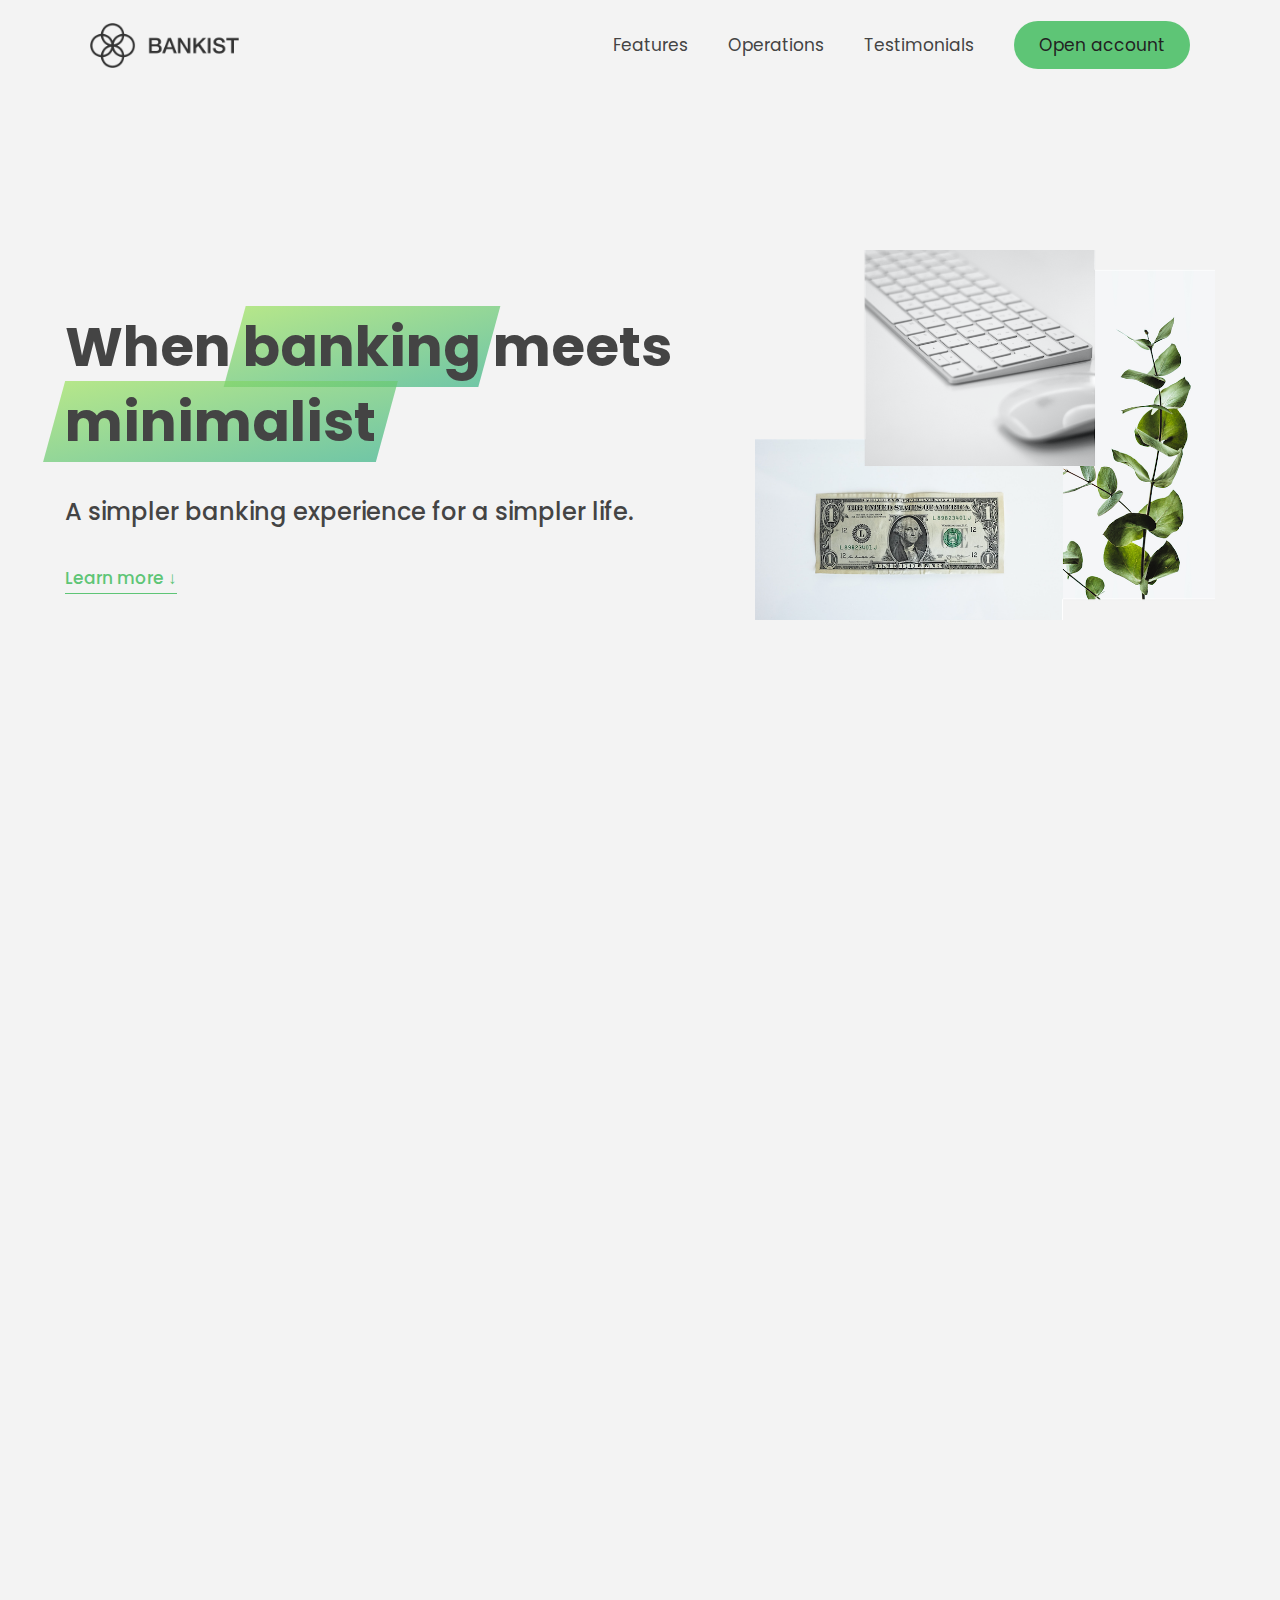
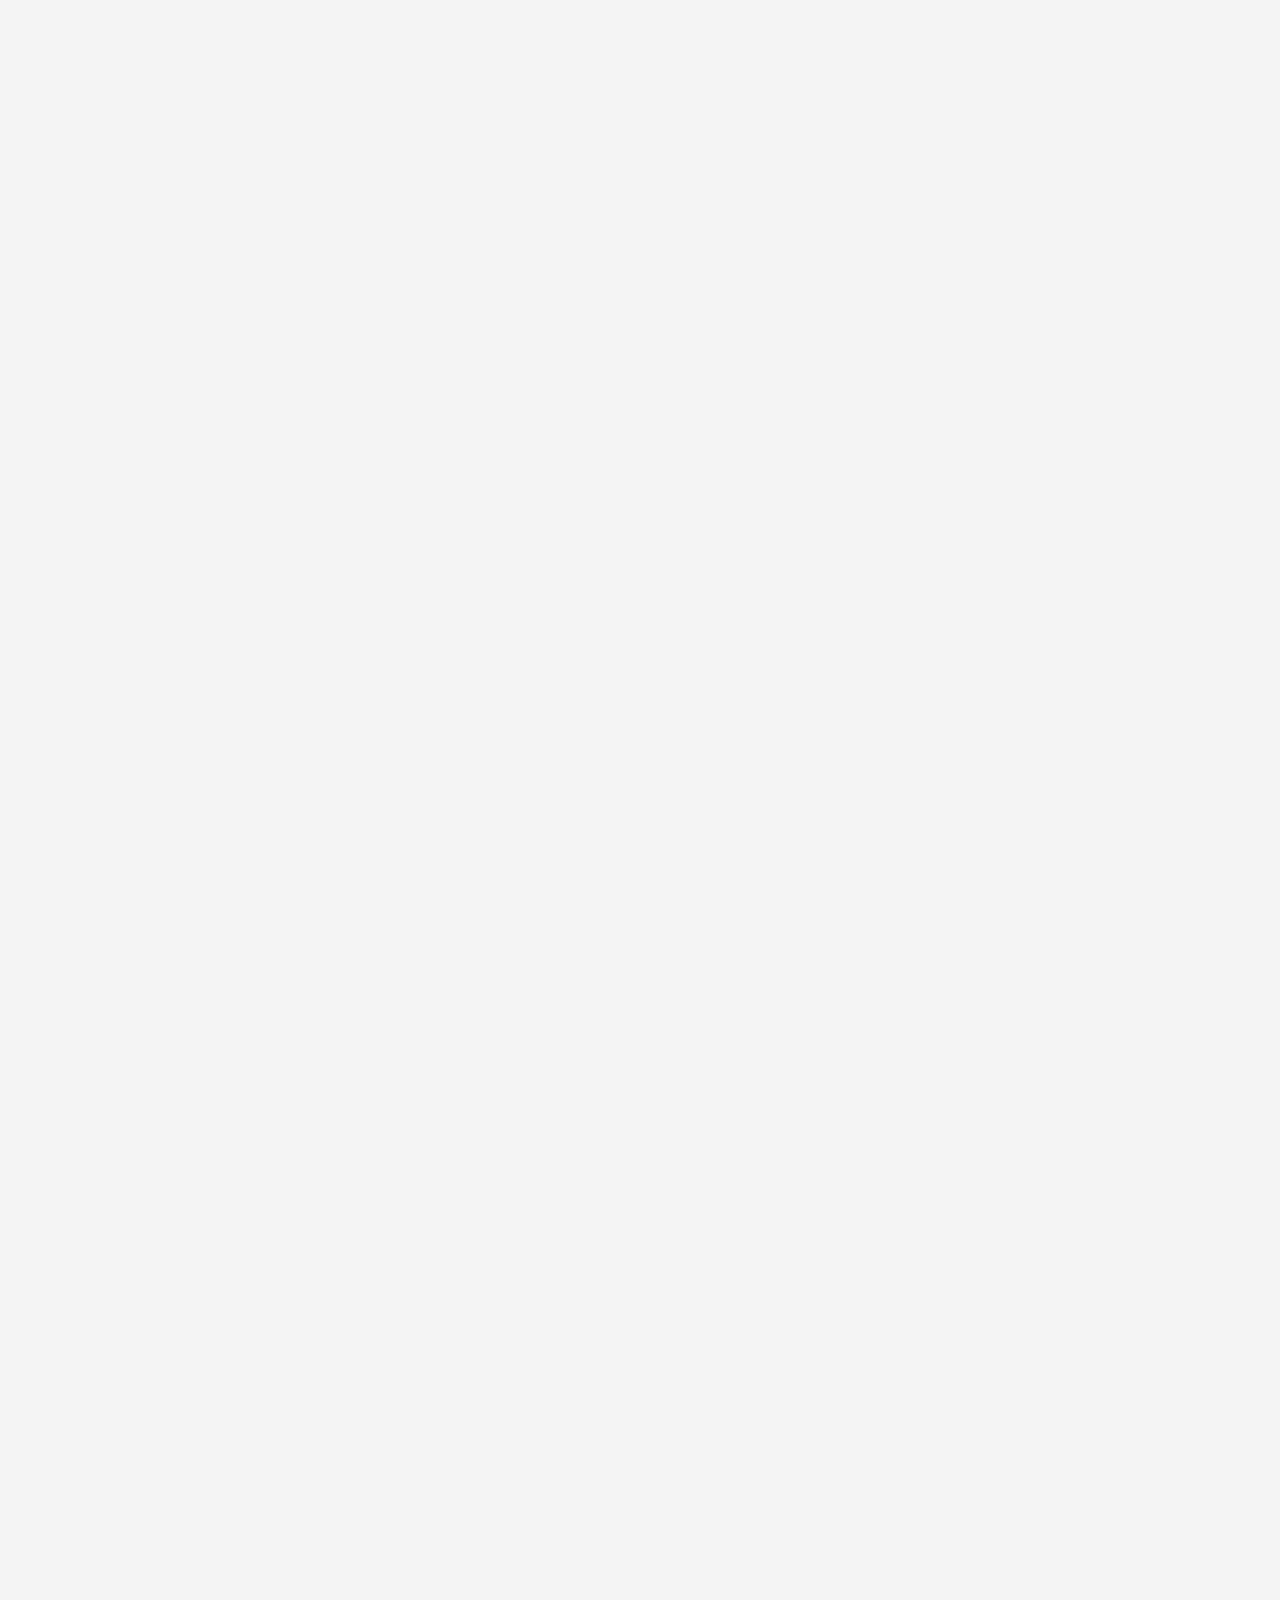
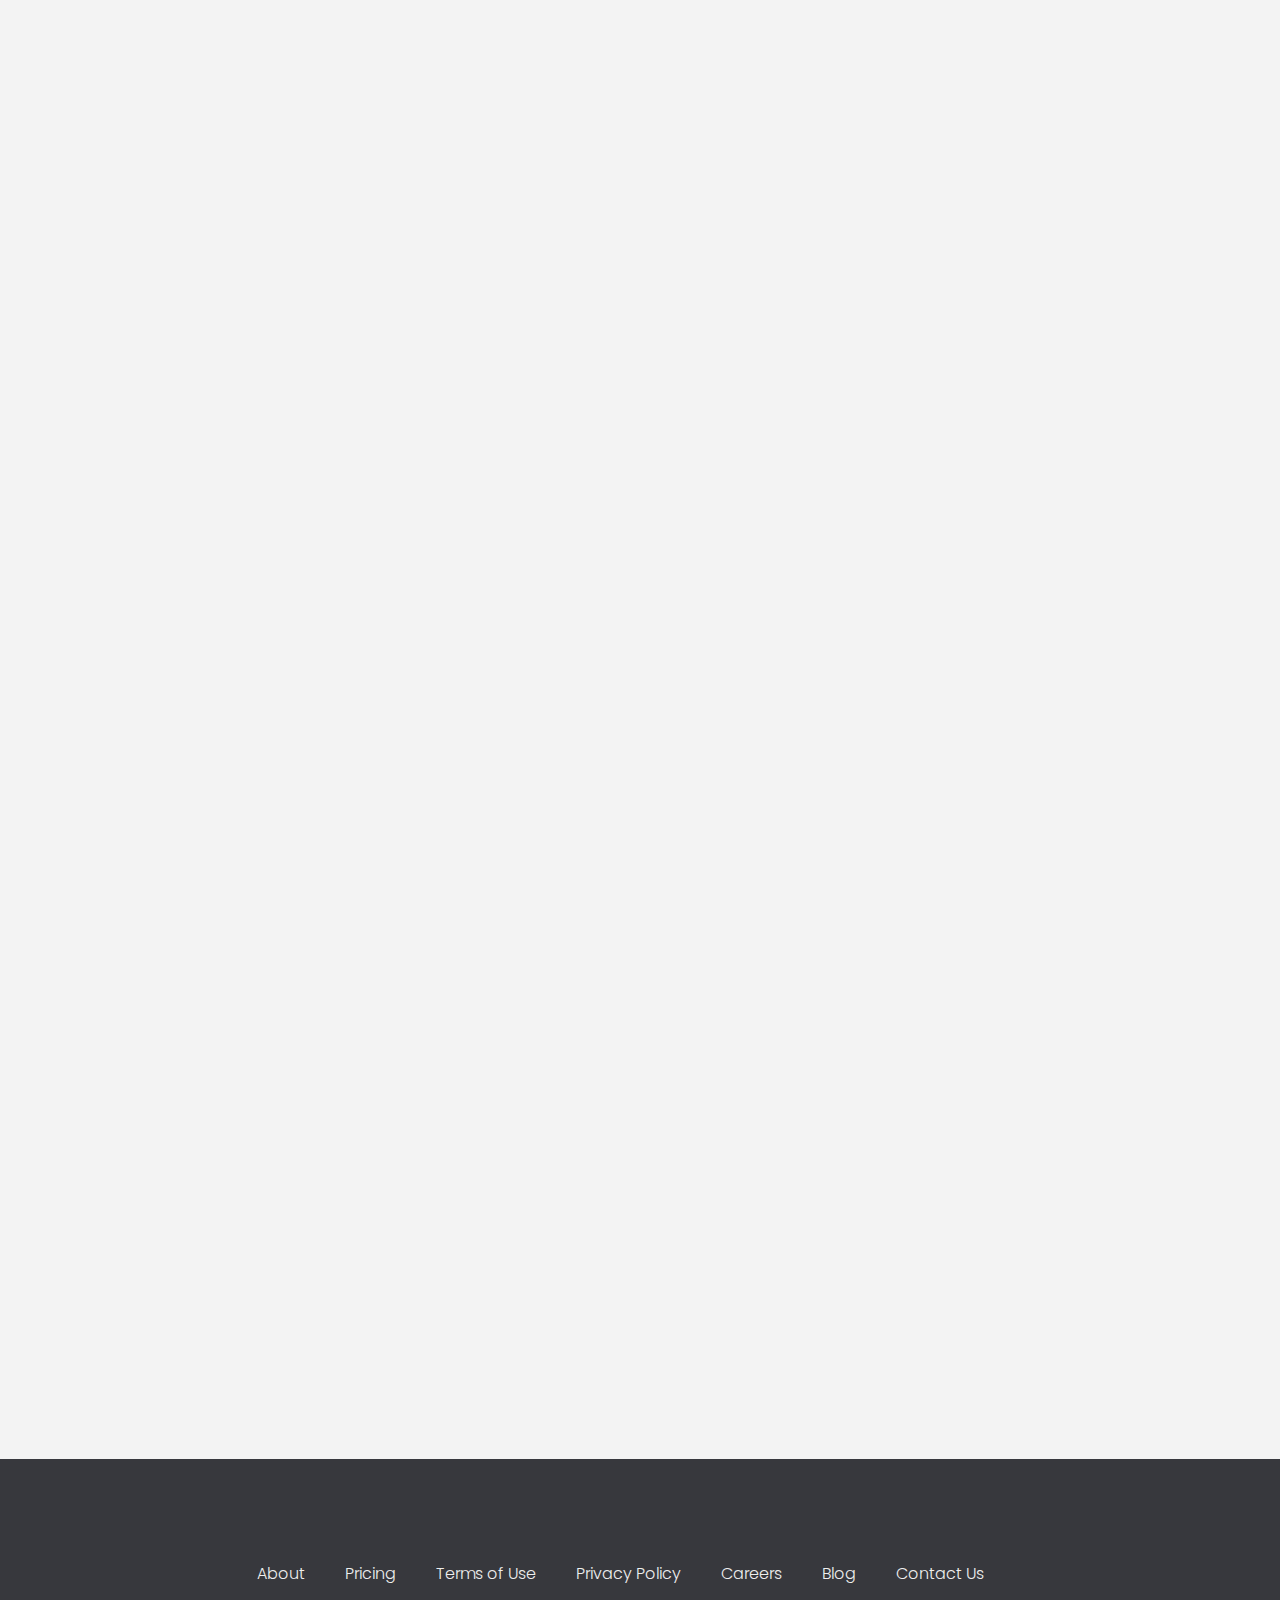
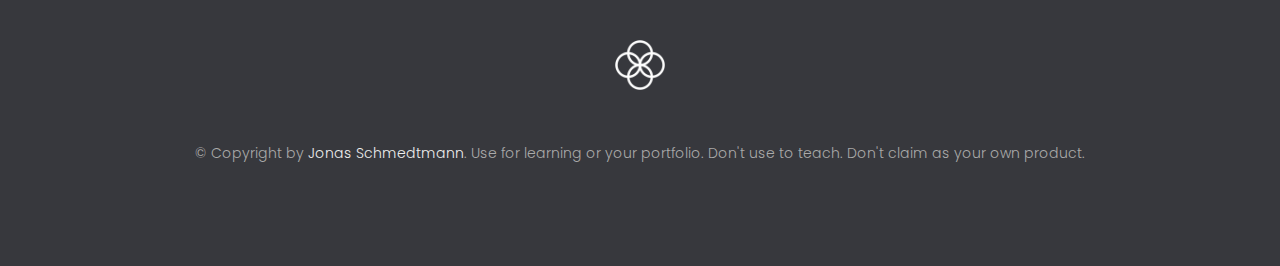
<file: advanced-dom-bankist/index.html>
<!DOCTYPE html>
<html lang="en">
<head>
    <meta charset="UTF-8"/>
    <meta name="viewport" content="width=device-width, initial-scale=1.0"/>
    <meta http-equiv="X-UA-Compatible" content="ie=edge"/>
    <link rel="shortcut icon" type="image/png" href="img/icon.png"/>

    <link
            href="https://fonts.googleapis.com/css?family=Poppins:300,400,500,600&display=swap"
            rel="stylesheet"
    />
    <link rel="stylesheet" href="style.css"/>
    <script src="script.js" defer></script>
    <title>Bankist | When Banking meets Minimalist</title>
</head>
<body>
<header class="header">
    <nav class="nav">
        <img
                src="img/logo.png"
                alt="Bankist logo"
                class="nav__logo"
                id="logo"
        />
        <ul class="nav__links">
            <li class="nav__item">
                <a class="nav__link" href="#section--1">Features</a>
            </li>
            <li class="nav__item">
                <a class="nav__link" href="#section--2">Operations</a>
            </li>
            <li class="nav__item">
                <a class="nav__link" href="#section--3">Testimonials</a>
            </li>
            <li class="nav__item">
                <a class="nav__link nav__link--btn btn--show-modal" href="#"
                >Open account</a
                >
            </li>
        </ul>
    </nav>

    <div class="header__title">
        <h1>
            When
            <!-- Green highlight effect -->
            <span class="highlight">banking</span>
            meets<br/>
            <span class="highlight">minimalist</span>
        </h1>
        <h4>A simpler banking experience for a simpler life.</h4>
        <button class="btn--text btn--scroll-to">Learn more &DownArrow;</button>
        <img
                src="img/hero.png"
                class="header__img"
                alt="Minimalist bank items"
        />
    </div>
</header>

<section class="section" id="section--1">
    <div class="section__title">
        <h2 class="section__description">Features</h2>
        <h3 class="section__header">
            Everything you need in a modern bank and more.
        </h3>
    </div>

    <div class="features">
        <img
                src="img/digital-lazy.jpg"
                data-src="img/digital.jpg"
                alt="Computer"
                class="features__img lazy-img"
        />
        <div class="features__feature">
            <div class="features__icon">
                <svg>
                    <use xlink:href="img/icons.svg#icon-monitor"></use>
                </svg>
            </div>
            <h5 class="features__header">100% digital bank</h5>
            <p>
                Lorem ipsum dolor sit amet consectetur adipisicing elit. Unde alias
                sint quos? Accusantium a fugiat porro reiciendis saepe quibusdam
                debitis ducimus.
            </p>
        </div>

        <div class="features__feature">
            <div class="features__icon">
                <svg>
                    <use xlink:href="img/icons.svg#icon-trending-up"></use>
                </svg>
            </div>
            <h5 class="features__header">Watch your money grow</h5>
            <p>
                Nesciunt quos autem dolorum voluptates cum dolores dicta fuga
                inventore ab? Nulla incidunt eius numquam sequi iste pariatur
                quibusdam!
            </p>
        </div>
        <img
                src="img/grow-lazy.jpg"
                data-src="img/grow.jpg"
                alt="Plant"
                class="features__img lazy-img"
        />

        <img
                src="img/card-lazy.jpg"
                data-src="img/card.jpg"
                alt="Credit card"
                class="features__img lazy-img"
        />
        <div class="features__feature">
            <div class="features__icon">
                <svg>
                    <use xlink:href="img/icons.svg#icon-credit-card"></use>
                </svg>
            </div>
            <h5 class="features__header">Free debit card included</h5>
            <p>
                Quasi, fugit in cumque cupiditate reprehenderit debitis animi enim
                eveniet consequatur odit quam quos possimus assumenda dicta fuga
                inventore ab.
            </p>
        </div>
    </div>
</section>

<section class="section" id="section--2">
    <div class="section__title">
        <h2 class="section__description">Operations</h2>
        <h3 class="section__header">
            Everything as simple as possible, but no simpler.
        </h3>
    </div>

    <div class="operations">
        <div class="operations__tab-container">
            <button
                    class="btn operations__tab operations__tab--1 operations__tab--active"
                    data-tab="1"
            >
                <span>01</span>Instant Transfers
            </button>
            <button class="btn operations__tab operations__tab--2" data-tab="2">
                <span>02</span>Instant Loans
            </button>
            <button class="btn operations__tab operations__tab--3" data-tab="3">
                <span>03</span>Instant Closing
            </button>
        </div>
        <div
                class="operations__content operations__content--1 operations__content--active"
        >
            <div class="operations__icon operations__icon--1">
                <svg>
                    <use xlink:href="img/icons.svg#icon-upload"></use>
                </svg>
            </div>
            <h5 class="operations__header">
                Transfer money to anyone, instantly! No fees, no BS.
            </h5>
            <p>
                Lorem ipsum dolor sit amet, consectetur adipisicing elit, sed do
                eiusmod tempor incididunt ut labore et dolore magna aliqua. Ut enim
                ad minim veniam, quis nostrud exercitation ullamco laboris nisi ut
                aliquip ex ea commodo consequat.
            </p>
        </div>

        <div class="operations__content operations__content--2">
            <div class="operations__icon operations__icon--2">
                <svg>
                    <use xlink:href="img/icons.svg#icon-home"></use>
                </svg>
            </div>
            <h5 class="operations__header">
                Buy a home or make your dreams come true, with instant loans.
            </h5>
            <p>
                Duis aute irure dolor in reprehenderit in voluptate velit esse
                cillum dolore eu fugiat nulla pariatur. Excepteur sint occaecat
                cupidatat non proident, sunt in culpa qui officia deserunt mollit
                anim id est laborum.
            </p>
        </div>
        <div class="operations__content operations__content--3">
            <div class="operations__icon operations__icon--3">
                <svg>
                    <use xlink:href="img/icons.svg#icon-user-x"></use>
                </svg>
            </div>
            <h5 class="operations__header">
                No longer need your account? No problem! Close it instantly.
            </h5>
            <p>
                Excepteur sint occaecat cupidatat non proident, sunt in culpa qui
                officia deserunt mollit anim id est laborum. Ut enim ad minim
                veniam, quis nostrud exercitation ullamco laboris nisi ut aliquip ex
                ea commodo consequat.
            </p>
        </div>
    </div>
</section>

<section class="section" id="section--3">
    <div class="section__title section__title--testimonials">
        <h2 class="section__description">Not sure yet?</h2>
        <h3 class="section__header">
            Millions of Bankists are already making their lifes simpler.
        </h3>
    </div>

    <div class="slider">
        <div class="slide slide--1">
            <div class="testimonial">
                <h5 class="testimonial__header">Best financial decision ever!</h5>
                <blockquote class="testimonial__text">
                    Lorem ipsum dolor sit, amet consectetur adipisicing elit.
                    Accusantium quas quisquam non? Quas voluptate nulla minima
                    deleniti optio ullam nesciunt, numquam corporis et asperiores
                    laboriosam sunt, praesentium suscipit blanditiis. Necessitatibus
                    id alias reiciendis, perferendis facere pariatur dolore veniam
                    autem esse non voluptatem saepe provident nihil molestiae.
                </blockquote>
                <address class="testimonial__author">
                    <img src="img/user-1.jpg" alt="" class="testimonial__photo"/>
                    <h6 class="testimonial__name">Aarav Lynn</h6>
                    <p class="testimonial__location">San Francisco, USA</p>
                </address>
            </div>
        </div>

        <div class="slide slide--2">
            <div class="testimonial">
                <h5 class="testimonial__header">
                    The last step to becoming a complete minimalist
                </h5>
                <blockquote class="testimonial__text">
                    Quisquam itaque deserunt ullam, quia ea repellendus provident,
                    ducimus neque ipsam modi voluptatibus doloremque, corrupti
                    laborum. Incidunt numquam perferendis veritatis neque repellendus.
                    Lorem, ipsum dolor sit amet consectetur adipisicing elit. Illo
                    deserunt exercitationem deleniti.
                </blockquote>
                <address class="testimonial__author">
                    <img src="img/user-2.jpg" alt="" class="testimonial__photo"/>
                    <h6 class="testimonial__name">Miyah Miles</h6>
                    <p class="testimonial__location">London, UK</p>
                </address>
            </div>
        </div>

        <div class="slide slide--3">
            <div class="testimonial">
                <h5 class="testimonial__header">
                    Finally free from old-school banks
                </h5>
                <blockquote class="testimonial__text">
                    Debitis, nihil sit minus suscipit magni aperiam vel tenetur
                    incidunt commodi architecto numquam omnis nulla autem,
                    necessitatibus blanditiis modi similique quidem. Odio aliquam
                    culpa dicta beatae quod maiores ipsa minus consequatur error sunt,
                    deleniti saepe aliquid quos inventore sequi. Necessitatibus id
                    alias reiciendis, perferendis facere.
                </blockquote>
                <address class="testimonial__author">
                    <img src="img/user-3.jpg" alt="" class="testimonial__photo"/>
                    <h6 class="testimonial__name">Francisco Gomes</h6>
                    <p class="testimonial__location">Lisbon, Portugal</p>
                </address>
            </div>
        </div>

        <!-- <div class="slide"><img src="img/img-1.jpg" alt="Photo 1" /></div>
        <div class="slide"><img src="img/img-2.jpg" alt="Photo 2" /></div>
        <div class="slide"><img src="img/img-3.jpg" alt="Photo 3" /></div>
        <div class="slide"><img src="img/img-4.jpg" alt="Photo 4" /></div> -->
        <button class="slider__btn slider__btn--left">&larr;</button>
        <button class="slider__btn slider__btn--right">&rarr;</button>
        <div class="dots"></div>
    </div>
</section>

<section class="section section--sign-up">
    <div class="section__title">
        <h3 class="section__header">
            The best day to join Bankist was one year ago. The second best is
            today!
        </h3>
    </div>
    <button class="btn btn--show-modal">Open your free account today!</button>
</section>

<footer class="footer">
    <ul class="footer__nav">
        <li class="footer__item">
            <a class="footer__link" href="#">About</a>
        </li>
        <li class="footer__item">
            <a class="footer__link" href="#">Pricing</a>
        </li>
        <li class="footer__item">
            <a class="footer__link" href="#">Terms of Use</a>
        </li>
        <li class="footer__item">
            <a class="footer__link" href="#">Privacy Policy</a>
        </li>
        <li class="footer__item">
            <a class="footer__link" href="#">Careers</a>
        </li>
        <li class="footer__item">
            <a class="footer__link" href="#">Blog</a>
        </li>
        <li class="footer__item">
            <a class="footer__link" href="#">Contact Us</a>
        </li>
    </ul>
    <img src="img/icon.png" alt="Logo" class="footer__logo"/>
    <p class="footer__copyright">
        &copy; Copyright by
        <a
                class="footer__link twitter-link"
                target="_blank"
                href="https://twitter.com/jonasschmedtman"
        >Jonas Schmedtmann</a
        >. Use for learning or your portfolio. Don't use to teach. Don't claim
        as your own product.
    </p>
</footer>

<div class="modal hidden">
    <button class="btn--close-modal">&times;</button>
    <h2 class="modal__header">
        Open your bank account <br/>
        in just <span class="highlight">5 minutes</span>
    </h2>
    <form class="modal__form">
        <label>First Name</label>
        <input type="text"/>
        <label>Last Name</label>
        <input type="text"/>
        <label>Email Address</label>
        <input type="email"/>
        <button class="btn">Next step &rarr;</button>
    </form>
</div>
<div class="overlay hidden"></div>


</body>
</html>
</file>
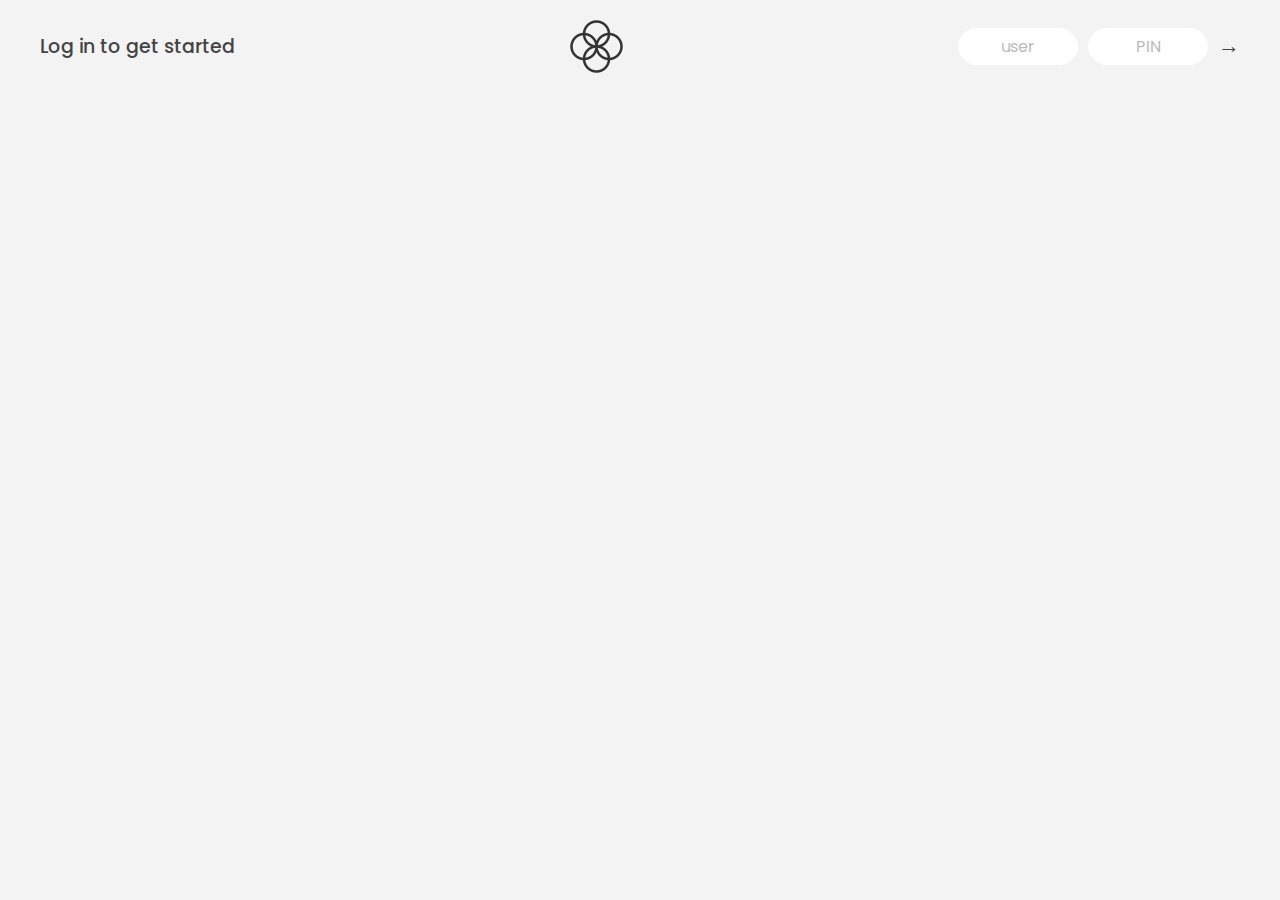
<file: arrays-bankist-project/index.html>
<!DOCTYPE html>
<html lang="en">
<head>
    <meta charset="UTF-8"/>
    <meta name="viewport" content="width=device-width, initial-scale=1.0"/>
    <meta http-equiv="X-UA-Compatible" content="ie=edge"/>
    <link rel="shortcut icon" type="image/png" href="icon.png"/>

    <link
            href="https://fonts.googleapis.com/css?family=Poppins:400,500,600&display=swap"
            rel="stylesheet"
    />

    <link rel="stylesheet" href="style.css"/>
    <script src="script.js" defer></script>
    <!--    <script src="challange.js" defer></script>-->
    <title>Bankist</title>
</head>
<body>
<!-- TOP NAVIGATION -->
<nav>
    <p class="welcome">Log in to get started</p>
    <img src="logo.png" alt="Logo" class="logo"/>
    <form class="login">
        <input
                type="text"
                placeholder="user"
                class="login__input login__input--user"
        />
        <!-- In practice, use type="password" -->
        <input
                type="text"
                placeholder="PIN"
                maxlength="4"
                class="login__input login__input--pin"
        />
        <button class="login__btn">&rarr;</button>
    </form>
</nav>

<main class="app">
    <!-- BALANCE -->
    <div class="balance">
        <div>
            <p class="balance__label">Current balance</p>
            <p class="balance__date">
                As of <span class="date">05/03/2037</span>
            </p>
        </div>
        <p class="balance__value">0000€</p>
    </div>

    <!-- MOVEMENTS -->
    <div class="movements">
        <div class="movements__row">
            <div class="movements__type movements__type--deposit">2 deposit</div>
            <div class="movements__date">3 days ago</div>
            <div class="movements__value">4 000€</div>
        </div>
        <div class="movements__row">
            <div class="movements__type movements__type--withdrawal">
                1 withdrawal
            </div>
            <div class="movements__date">24/01/2037</div>
            <div class="movements__value">-378€</div>
        </div>
    </div>

    <!-- SUMMARY -->
    <div class="summary">
        <p class="summary__label">In</p>
        <p class="summary__value summary__value--in">0000€</p>
        <p class="summary__label">Out</p>
        <p class="summary__value summary__value--out">0000€</p>
        <p class="summary__label">Interest</p>
        <p class="summary__value summary__value--interest">0000€</p>
        <button class="btn--sort">&downarrow; SORT</button>
    </div>

    <!-- OPERATION: TRANSFERS -->
    <div class="operation operation--transfer">
        <h2>Transfer money</h2>
        <form class="form form--transfer">
            <input type="text" class="form__input form__input--to"/>
            <input type="number" class="form__input form__input--amount"/>
            <button class="form__btn form__btn--transfer">&rarr;</button>
            <label class="form__label">Transfer to</label>
            <label class="form__label">Amount</label>
        </form>
    </div>

    <!-- OPERATION: LOAN -->
    <div class="operation operation--loan">
        <h2>Request loan</h2>
        <form class="form form--loan">
            <input type="number" class="form__input form__input--loan-amount"/>
            <button class="form__btn form__btn--loan">&rarr;</button>
            <label class="form__label form__label--loan">Amount</label>
        </form>
    </div>

    <!-- OPERATION: CLOSE -->
    <div class="operation operation--close">
        <h2>Close account</h2>
        <form class="form form--close">
            <input type="text" class="form__input form__input--user"/>
            <input
                    type="password"
                    maxlength="6"
                    class="form__input form__input--pin"
            />
            <button class="form__btn form__btn--close">&rarr;</button>
            <label class="form__label">Confirm user</label>
            <label class="form__label">Confirm PIN</label>
        </form>
    </div>

    <!-- LOGOUT TIMER -->
    <p class="logout-timer">
        You will be logged out in <span class="timer">05:00</span>
    </p>
</main>

<!-- <footer>
  &copy; by Jonas Schmedtmann. Don't claim as your own :)
</footer> -->

</body>
</html>
</file>
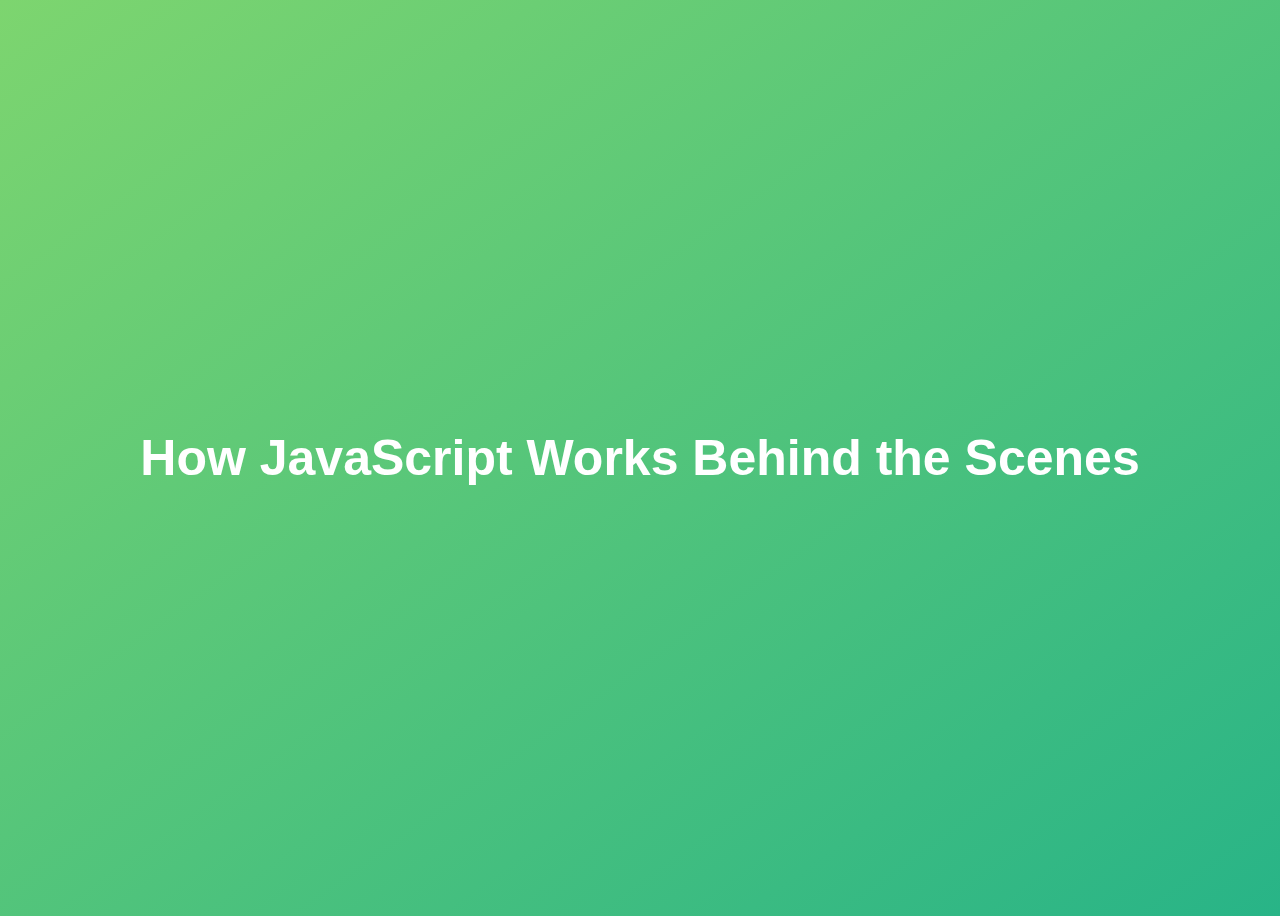
<file: behind-the-scenes/index.html>
<!DOCTYPE html>
<html lang="en">
<head>
    <meta charset="UTF-8"/>
    <meta name="viewport" content="width=device-width, initial-scale=1.0"/>
    <meta http-equiv="X-UA-Compatible" content="ie=edge"/>
    <title>How JavaScript Works Behind the Scenes</title>
    <script src="script.js" defer></script>
    <style>
        body {
            height: 100vh;
            display: flex;
            align-items: center;
            background: linear-gradient(to top left, #28b487, #7dd56f);
        }

        h1 {
            font-family: sans-serif;
            font-size: 50px;
            line-height: 1.3;
            width: 100%;
            padding: 30px;
            text-align: center;
            color: white;
        }
    </style>
</head>
<body>
<h1>How JavaScript Works Behind the Scenes</h1>

</body>
</html>
</file>
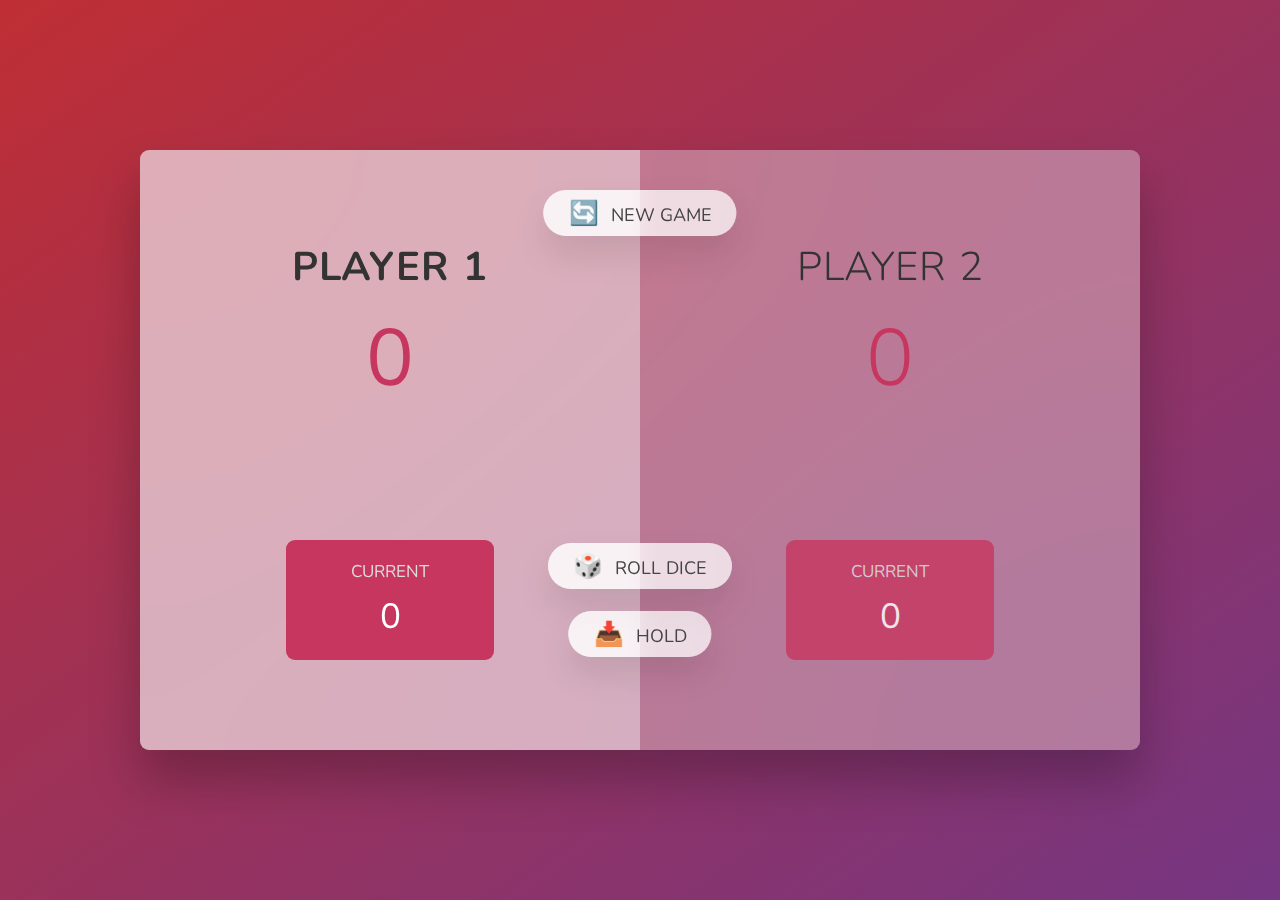
<file: cow-game/index.html>
<!DOCTYPE html>
<html lang="en">
<head>
    <meta charset="UTF-8"/>
    <meta name="viewport" content="width=device-width, initial-scale=1.0"/>
    <link rel="stylesheet" href="style.css"/>
    <title>Cow Game</title>
    <script src="script.js" defer></script>
</head>
<body>
<main>
    <section class="player player--0 player--active">
        <h2 class="name" id="name--0">Player 1</h2>
        <p class="score" id="score--0">0</p>
        <div class="current">
            <p class="current-label">Current</p>
            <p class="current-score" id="current--0">0</p>
        </div>
    </section>
    <section class="player player--1">
        <h2 class="name" id="name--1">Player 2</h2>
        <p class="score" id="score--1">0</p>
        <div class="current">
            <p class="current-label">Current</p>
            <p class="current-score" id="current--1">0</p>
        </div>
    </section>

    <img src="dice-5.png" alt="Playing dice" class="dice"/>
    <button class="btn btn--new">🔄 New game</button>
    <button class="btn btn--roll">🎲 Roll dice</button>
    <button class="btn btn--hold">📥 Hold</button>
</main>

</body>
</html>
</file>
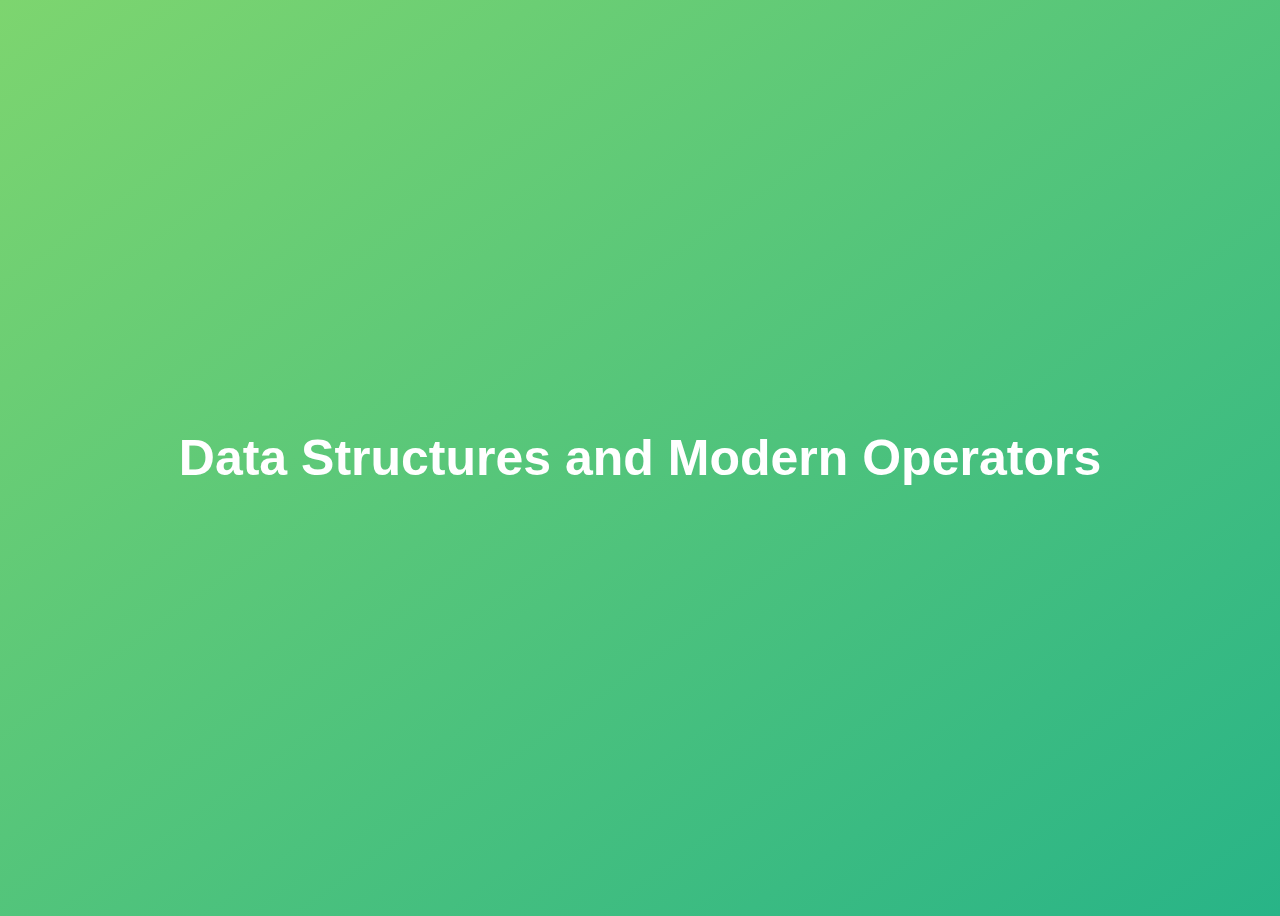
<file: data-structures-operators/index.html>
<!DOCTYPE html>
<html lang="en">
<head>
    <meta charset="UTF-8"/>
    <meta name="viewport" content="width=device-width, initial-scale=1.0"/>
    <meta http-equiv="X-UA-Compatible" content="ie=edge"/>
    <title>Data Structures and Modern Operators</title>
    <!--    <script src="scriptAssignments.js" defer></script>-->
    <script src="script.js" defer></script>
    <!--    <script src="challanges.js" defer></script>-->
    <style>
        body {
            height: 100vh;
            display: flex;
            align-items: center;
            background: linear-gradient(to top left, #28b487, #7dd56f);
        }

        h1 {
            font-family: sans-serif;
            font-size: 50px;
            line-height: 1.3;
            width: 100%;
            padding: 30px;
            text-align: center;
            color: white;
        }

        button {
            width: 50px;
            height: 20px;
            margin: 10px;
        }

        textarea {
            width: 300px;
            height: 100px;
        }
    </style>
</head>
<body>
<h1>Data Structures and Modern Operators</h1>
</body>
</html>
</file>
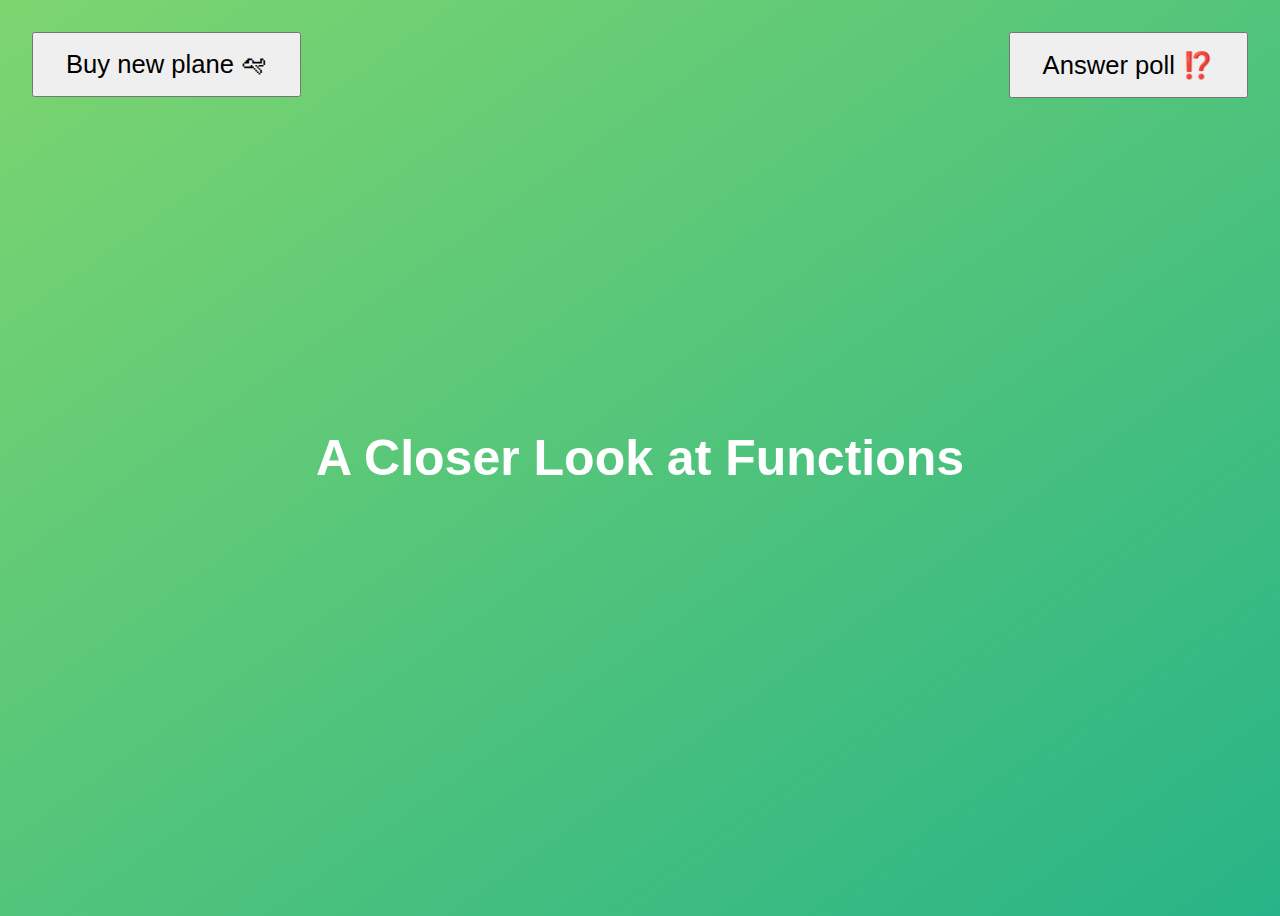
<file: functions/index.html>
<!DOCTYPE html>
<html lang="en">
  <head>
    <meta charset="UTF-8" />
    <meta name="viewport" content="width=device-width, initial-scale=1.0" />
    <meta http-equiv="X-UA-Compatible" content="ie=edge" />
    <title>A Closer Look at Functions</title>
    <style>
      body {
        height: 100vh;
        display: flex;
        align-items: center;
        background: linear-gradient(to top left, #28b487, #7dd56f);
      }
      h1 {
        font-family: sans-serif;
        font-size: 50px;
        line-height: 1.3;
        width: 100%;
        padding: 30px;
        text-align: center;
        color: white;
      }
      .buy,
      .poll {
        font-size: 1.6rem;
        padding: 1rem 2rem;
        position: absolute;
        top: 2rem;
      }
      .buy {
        left: 2rem;
      }
      .poll {
        right: 2rem;
      }
    </style>
  </head>
  <body>
    <h1>A Closer Look at Functions</h1>
    <button class="buy">Buy new plane 🛩</button>
    <button class="poll">Answer poll ⁉️</button>
    <script src="script.js"></script>
  </body>
</html>
</file>
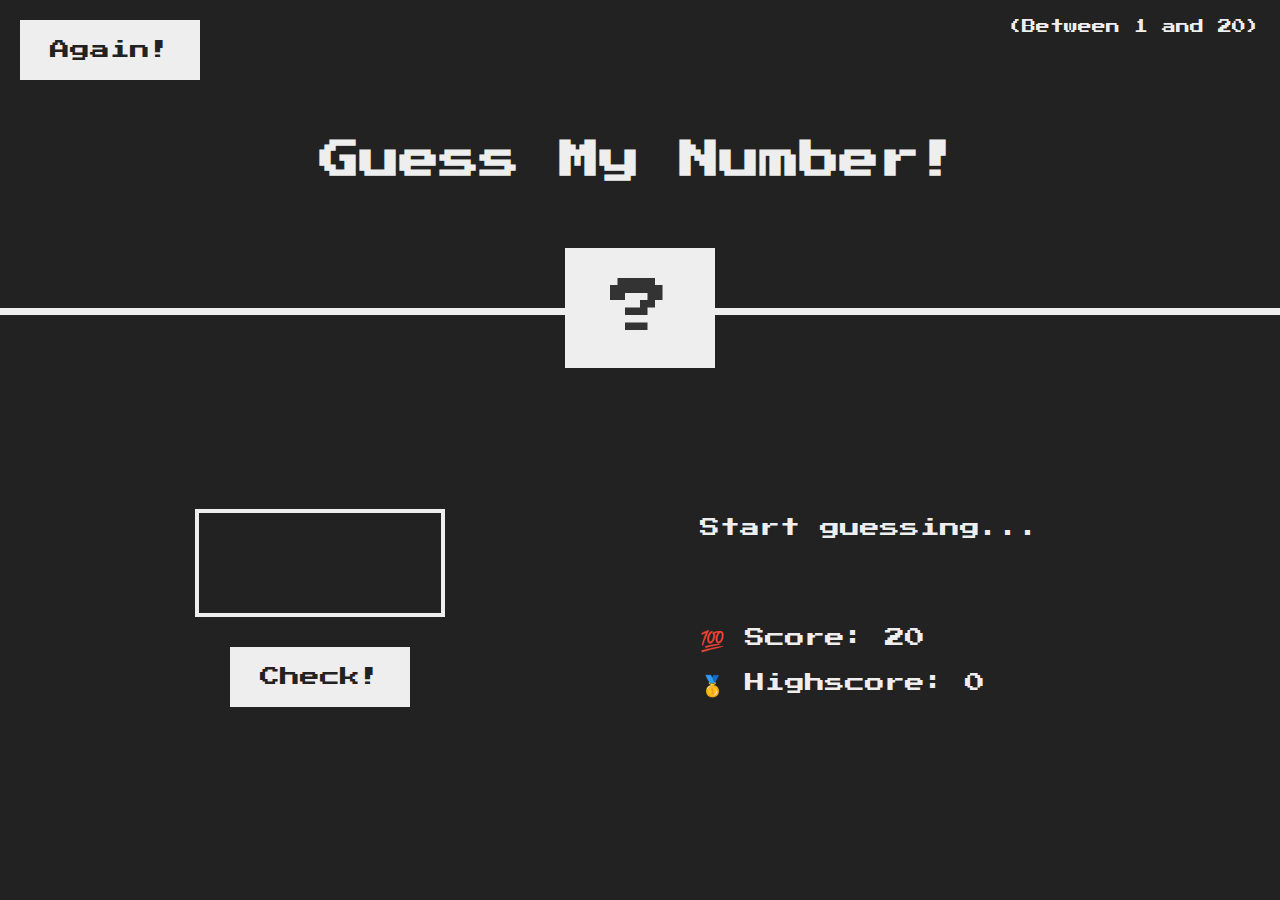
<file: guess-my-number/index.html>
<!DOCTYPE html>
<html lang="en">
<head>
    <meta charset="UTF-8"/>
    <meta name="viewport" content="width=device-width, initial-scale=1.0"/>
    <meta http-equiv="X-UA-Compatible" content="ie=edge"/>
    <link rel="stylesheet" href="style.css"/>
    <title>Guess My Number!</title>
    <script src="script.js" defer></script>
</head>
<body>
<header>
    <h1>Guess My Number!</h1>
    <p class="between">(Between 1 and 20)</p>
    <button class="btn again">Again!</button>
    <div class="number">?</div>
</header>
<main>
    <section class="left">
        <input type="number" class="guess"/>
        <button class="btn check">Check!</button>
    </section>
    <section class="right">
        <p class="message">Start guessing...</p>
        <p class="label-score">💯 Score: <span class="score">20</span></p>
        <p class="label-highscore">
            🥇 Highscore: <span class="highscore">0</span>
        </p>
    </section>
</main>

</body>
</html>
</file>
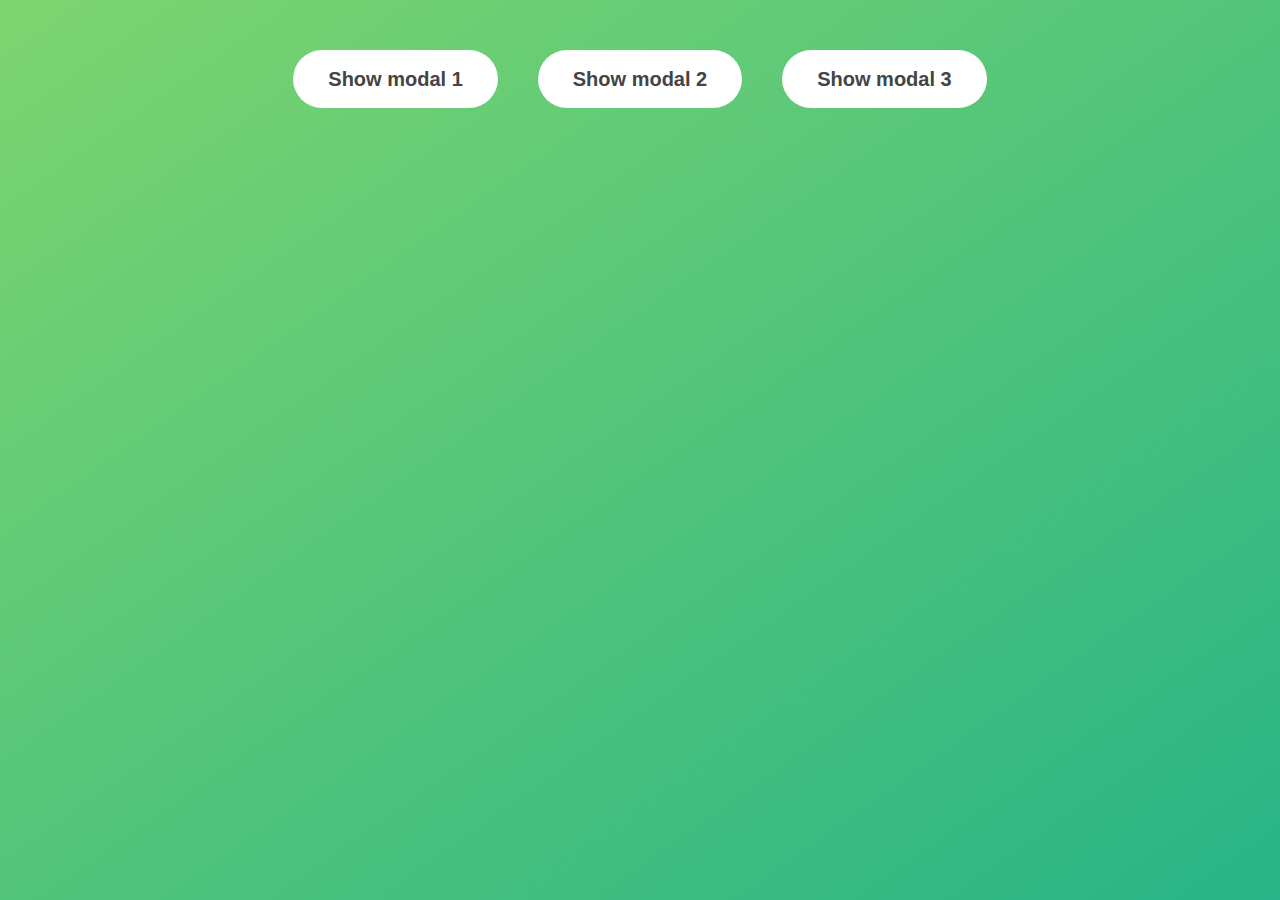
<file: modal/index.html>
<!DOCTYPE html>
<html lang="en">
<head>
    <meta charset="UTF-8"/>
    <meta name="viewport" content="width=device-width, initial-scale=1.0"/>
    <link rel="stylesheet" href="style.css"/>
    <title>Modal window</title>
    <script src="script.js" defer></script>
</head>
<body>
<button class="show-modal">Show modal 1</button>
<button class="show-modal">Show modal 2</button>
<button class="show-modal">Show modal 3</button>

<div class="modal hidden">
    <button class="close-modal">&times;</button>
    <h1>I'm a modal window!</h1>
    <p>
        Lorem ipsum dolor sit amet, consectetur adipisicing elit, sed do eiusmod
        tempor incididunt ut labore et dolore magna aliqua. Ut enim ad minim
        veniam, quis nostrud exercitation ullamco laboris nisi ut aliquip ex ea
        commodo consequat. Duis aute irure dolor in reprehenderit in voluptate
        velit esse cillum dolore eu fugiat nulla pariatur. Excepteur sint
        occaecat cupidatat non proident, sunt in culpa qui officia deserunt
        mollit anim id est laborum.
    </p>
</div>
<div class="overlay hidden"></div>


</body>
</html>
</file>
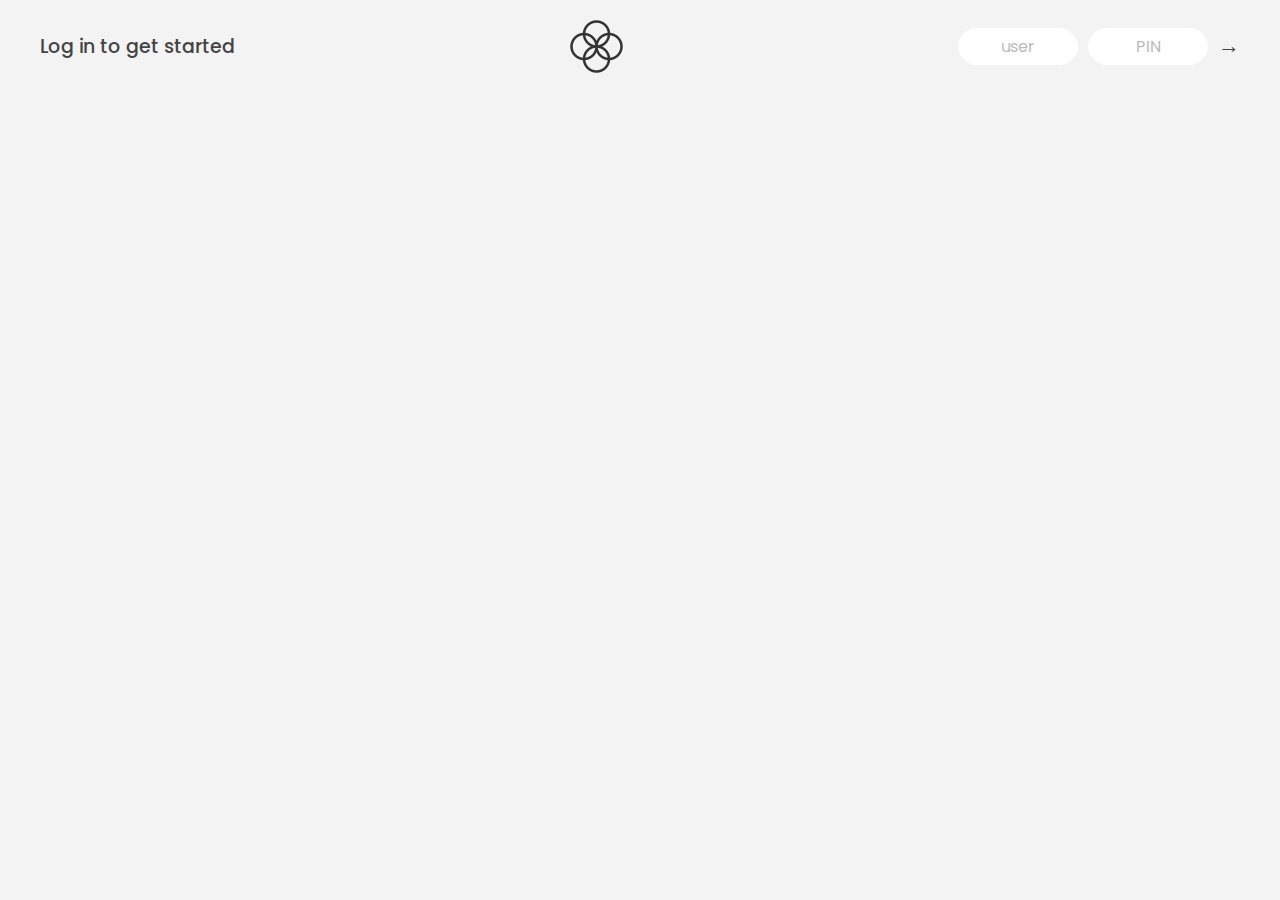
<file: numbers-dates-timers/index.html>
<!DOCTYPE html>
<html lang="en">
<head>
    <meta charset="UTF-8"/>
    <meta name="viewport" content="width=device-width, initial-scale=1.0"/>
    <meta http-equiv="X-UA-Compatible" content="ie=edge"/>
    <link rel="shortcut icon" type="image/png" href="icon.png"/>

    <link
            href="https://fonts.googleapis.com/css?family=Poppins:400,500,600&display=swap"
            rel="stylesheet"
    />

    <link rel="stylesheet" href="style.css"/>
    <title>Bankist</title>
</head>
<body>
<!-- TOP NAVIGATION -->
<nav>
    <p class="welcome">Log in to get started</p>
    <img src="logo.png" alt="Logo" class="logo"/>
    <form class="login">
        <input
                type="text"
                placeholder="user"
                class="login__input login__input--user"
        />
        <!-- In practice, use type="password" -->
        <input
                type="text"
                placeholder="PIN"
                maxlength="4"
                class="login__input login__input--pin"
        />
        <button class="login__btn">&rarr;</button>
    </form>
</nav>

<main class="app">
    <!-- BALANCE -->
    <div class="balance">
        <div>
            <p class="balance__label">Current balance</p>
            <p class="balance__date">
                As of <span class="date">05/03/2037</span>
            </p>
        </div>
        <p class="balance__value">0000€</p>
    </div>

    <!-- MOVEMENTS -->
    <div class="movements">
        <div class="movements__row">
            <div class="movements__type movements__type--deposit">2 deposit</div>
            <div class="movements__date">3 days ago</div>
            <div class="movements__value">4 000€</div>
        </div>
        <div class="movements__row">
            <div class="movements__type movements__type--withdrawal">
                1 withdrawal
            </div>
            <div class="movements__date">24/01/2037</div>
            <div class="movements__value">-378€</div>
        </div>
    </div>

    <!-- SUMMARY -->
    <div class="summary">
        <p class="summary__label">In</p>
        <p class="summary__value summary__value--in">0000€</p>
        <p class="summary__label">Out</p>
        <p class="summary__value summary__value--out">0000€</p>
        <p class="summary__label">Interest</p>
        <p class="summary__value summary__value--interest">0000€</p>
        <button class="btn--sort">&downarrow; SORT</button>
    </div>

    <!-- OPERATION: TRANSFERS -->
    <div class="operation operation--transfer">
        <h2>Transfer money</h2>
        <form class="form form--transfer">
            <input type="text" class="form__input form__input--to"/>
            <input type="number" class="form__input form__input--amount"/>
            <button class="form__btn form__btn--transfer">&rarr;</button>
            <label class="form__label">Transfer to</label>
            <label class="form__label">Amount</label>
        </form>
    </div>

    <!-- OPERATION: LOAN -->
    <div class="operation operation--loan">
        <h2>Request loan</h2>
        <form class="form form--loan">
            <input type="number" class="form__input form__input--loan-amount"/>
            <button class="form__btn form__btn--loan">&rarr;</button>
            <label class="form__label form__label--loan">Amount</label>
        </form>
    </div>

    <!-- OPERATION: CLOSE -->
    <div class="operation operation--close">
        <h2>Close account</h2>
        <form class="form form--close">
            <input type="text" class="form__input form__input--user"/>
            <input
                    type="password"
                    maxlength="6"
                    class="form__input form__input--pin"
            />
            <button class="form__btn form__btn--close">&rarr;</button>
            <label class="form__label">Confirm user</label>
            <label class="form__label">Confirm PIN</label>
        </form>
    </div>

    <!-- LOGOUT TIMER -->
    <p class="logout-timer">
        You will be logged out in <span class="timer">05:00</span>
    </p>
</main>

<!-- <footer>
  &copy; by Jonas Schmedtmann. Don't claim as your own :)
</footer> -->

<script src="script.js"></script>
</body>
</html>
</file>
<file: advanced-dom-bankist/style.css>
/* The page is NOT responsive. You can implement responsiveness yourself if you wanna have some fun 😃 */

:root {
  --color-primary: #5ec576;
  --color-secondary: #ffcb03;
  --color-tertiary: #ff585f;
  --color-primary-darker: #4bbb7d;
  --color-secondary-darker: #ffbb00;
  --color-tertiary-darker: #fd424b;
  --color-primary-opacity: #5ec5763a;
  --color-secondary-opacity: #ffcd0331;
  --color-tertiary-opacity: #ff58602d;
  --gradient-primary: linear-gradient(to top left, #39b385, #9be15d);
  --gradient-secondary: linear-gradient(to top left, #ffb003, #ffcb03);
}

* {
  margin: 0;
  padding: 0;
  box-sizing: inherit;
}

html {
  font-size: 62.5%;
  box-sizing: border-box;
}

body {
  font-family: 'Poppins', sans-serif;
  font-weight: 300;
  color: #444;
  line-height: 1.9;
  background-color: #f3f3f3;
}

/* GENERAL ELEMENTS */
.section {
  padding: 15rem 3rem;
  border-top: 1px solid #ddd;

  transition: transform 1s, opacity 1s;
}

.section--hidden {
  opacity: 0;
  transform: translateY(8rem);
}

.section__title {
  max-width: 80rem;
  margin: 0 auto 8rem auto;
}

.section__description {
  font-size: 1.8rem;
  font-weight: 600;
  text-transform: uppercase;
  color: var(--color-primary);
  margin-bottom: 1rem;
}

.section__header {
  font-size: 4rem;
  line-height: 1.3;
  font-weight: 500;
}

.btn {
  display: inline-block;
  background-color: var(--color-primary);
  font-size: 1.6rem;
  font-family: inherit;
  font-weight: 500;
  border: none;
  padding: 1.25rem 4.5rem;
  border-radius: 10rem;
  cursor: pointer;
  transition: all 0.3s;
}

.btn:hover {
  background-color: var(--color-primary-darker);
}

.btn--text {
  display: inline-block;
  background: none;
  font-size: 1.7rem;
  font-family: inherit;
  font-weight: 500;
  color: var(--color-primary);
  border: none;
  border-bottom: 1px solid currentColor;
  padding-bottom: 2px;
  cursor: pointer;
  transition: all 0.3s;
}

p {
  color: #666;
}

/* This is BAD for accessibility! Don't do in the real world! */
button:focus {
  outline: none;
}

img {
  transition: filter 0.5s;
}

.lazy-img {
  filter: blur(20px);
}

/* NAVIGATION */
.nav {
  display: flex;
  justify-content: space-between;
  align-items: center;
  height: 9rem;
  width: 100%;
  padding: 0 6rem;
  z-index: 100;
}

/* nav and stickly class at the same time */
.nav.sticky {
  position: fixed;
  background-color: rgba(255, 255, 255, 0.95);
}

.nav__logo {
  height: 4.5rem;
  transition: all 0.3s;
}

.nav__links {
  display: flex;
  align-items: center;
  list-style: none;
}

.nav__item {
  margin-left: 4rem;
}

.nav__link:link,
.nav__link:visited {
  font-size: 1.7rem;
  font-weight: 400;
  color: inherit;
  text-decoration: none;
  display: block;
  transition: all 0.3s;
}

.nav__link--btn:link,
.nav__link--btn:visited {
  padding: 0.8rem 2.5rem;
  border-radius: 3rem;
  background-color: var(--color-primary);
  color: #222;
}

.nav__link--btn:hover,
.nav__link--btn:active {
  color: inherit;
  background-color: var(--color-primary-darker);
  color: #333;
}

/* HEADER */
.header {
  padding: 0 3rem;
  height: 100vh;
  display: flex;
  flex-direction: column;
  align-items: center;
}

.header__title {
  flex: 1;

  max-width: 115rem;
  display: grid;
  grid-template-columns: 3fr 2fr;
  row-gap: 3rem;
  align-content: center;
  justify-content: center;

  align-items: start;
  justify-items: start;
}

h1 {
  font-size: 5.5rem;
  line-height: 1.35;
}

h4 {
  font-size: 2.4rem;
  font-weight: 500;
}

.header__img {
  width: 100%;
  grid-column: 2 / 3;
  grid-row: 1 / span 4;
  transform: translateY(-6rem);
}

.highlight {
  position: relative;
}

.highlight::after {
  display: block;
  content: '';
  position: absolute;
  bottom: 0;
  left: 0;
  height: 100%;
  width: 100%;
  z-index: -1;
  opacity: 0.7;
  transform: scale(1.07, 1.05) skewX(-15deg);
  background-image: var(--gradient-primary);
}

/* FEATURES */
.features {
  display: grid;
  grid-template-columns: 1fr 1fr;
  gap: 4rem;
  margin: 0 12rem;
}

.features__img {
  width: 100%;
}

.features__feature {
  align-self: center;
  justify-self: center;
  width: 70%;
  font-size: 1.5rem;
}

.features__icon {
  display: flex;
  align-items: center;
  justify-content: center;
  background-color: var(--color-primary-opacity);
  height: 5.5rem;
  width: 5.5rem;
  border-radius: 50%;
  margin-bottom: 2rem;
}

.features__icon svg {
  height: 2.5rem;
  width: 2.5rem;
  fill: var(--color-primary);
}

.features__header {
  font-size: 2rem;
  margin-bottom: 1rem;
}

/* OPERATIONS */
.operations {
  max-width: 100rem;
  margin: 12rem auto 0 auto;

  background-color: #fff;
}

.operations__tab-container {
  display: flex;
  justify-content: center;
}

.operations__tab {
  margin-right: 2.5rem;
  transform: translateY(-50%);
}

.operations__tab span {
  margin-right: 1rem;
  font-weight: 600;
  display: inline-block;
}

.operations__tab--1 {
  background-color: var(--color-secondary);
}

.operations__tab--1:hover {
  background-color: var(--color-secondary-darker);
}

.operations__tab--3 {
  background-color: var(--color-tertiary);
  margin: 0;
}

.operations__tab--3:hover {
  background-color: var(--color-tertiary-darker);
}

.operations__tab--active {
  transform: translateY(-66%);
}

.operations__content {
  display: none;

  /* JUST PRESENTATIONAL */
  font-size: 1.7rem;
  padding: 2.5rem 7rem 6.5rem 7rem;
}

.operations__content--active {
  display: grid;
  grid-template-columns: 7rem 1fr;
  column-gap: 3rem;
  row-gap: 0.5rem;
}

.operations__header {
  font-size: 2.25rem;
  font-weight: 500;
  align-self: center;
}

.operations__icon {
  display: flex;
  align-items: center;
  justify-content: center;
  height: 7rem;
  width: 7rem;
  border-radius: 50%;
}

.operations__icon svg {
  height: 2.75rem;
  width: 2.75rem;
}

.operations__content p {
  grid-column: 2;
}

.operations__icon--1 {
  background-color: var(--color-secondary-opacity);
}
.operations__icon--2 {
  background-color: var(--color-primary-opacity);
}
.operations__icon--3 {
  background-color: var(--color-tertiary-opacity);
}
.operations__icon--1 svg {
  fill: var(--color-secondary-darker);
}
.operations__icon--2 svg {
  fill: var(--color-primary);
}
.operations__icon--3 svg {
  fill: var(--color-tertiary);
}

/* SLIDER */
.slider {
  max-width: 100rem;
  height: 50rem;
  margin: 0 auto;
  position: relative;

  /* IN THE END */
  overflow: hidden;
}

.slide {
  position: absolute;
  top: 0;
  width: 100%;
  height: 50rem;

  display: flex;
  align-items: center;
  justify-content: center;

  /* THIS creates the animation! */
  transition: transform 1s;
}

.slide > img {
  /* Only for images that have different size than slide */
  width: 100%;
  height: 100%;
  object-fit: cover;
}

.slider__btn {
  position: absolute;
  top: 50%;
  z-index: 10;

  border: none;
  background: rgba(255, 255, 255, 0.7);
  font-family: inherit;
  color: #333;
  border-radius: 50%;
  height: 5.5rem;
  width: 5.5rem;
  font-size: 3.25rem;
  cursor: pointer;
}

.slider__btn--left {
  left: 6%;
  transform: translate(-50%, -50%);
}

.slider__btn--right {
  right: 6%;
  transform: translate(50%, -50%);
}

.dots {
  position: absolute;
  bottom: 5%;
  left: 50%;
  transform: translateX(-50%);
  display: flex;
}

.dots__dot {
  border: none;
  background-color: #b9b9b9;
  opacity: 0.7;
  height: 1rem;
  width: 1rem;
  border-radius: 50%;
  margin-right: 1.75rem;
  cursor: pointer;
  transition: all 0.5s;

  /* Only necessary when overlying images */
  /* box-shadow: 0 0.6rem 1.5rem rgba(0, 0, 0, 0.7); */
}

.dots__dot:last-child {
  margin: 0;
}

.dots__dot--active {
  /* background-color: #fff; */
  background-color: #888;
  opacity: 1;
}

/* TESTIMONIALS */
.testimonial {
  width: 65%;
  position: relative;
}

.testimonial::before {
  content: '\201C';
  position: absolute;
  top: -5.7rem;
  left: -6.8rem;
  line-height: 1;
  font-size: 20rem;
  font-family: inherit;
  color: var(--color-primary);
  z-index: -1;
}

.testimonial__header {
  font-size: 2.25rem;
  font-weight: 500;
  margin-bottom: 1.5rem;
}

.testimonial__text {
  font-size: 1.7rem;
  margin-bottom: 3.5rem;
  color: #666;
}

.testimonial__author {
  margin-left: 3rem;
  font-style: normal;

  display: grid;
  grid-template-columns: 6.5rem 1fr;
  column-gap: 2rem;
}

.testimonial__photo {
  grid-row: 1 / span 2;
  width: 6.5rem;
  border-radius: 50%;
}

.testimonial__name {
  font-size: 1.7rem;
  font-weight: 500;
  align-self: end;
  margin: 0;
}

.testimonial__location {
  font-size: 1.5rem;
}

.section__title--testimonials {
  margin-bottom: 4rem;
}

/* SIGNUP */
.section--sign-up {
  background-color: #37383d;
  border-top: none;
  border-bottom: 1px solid #444;
  text-align: center;
  padding: 10rem 3rem;
}

.section--sign-up .section__header {
  color: #fff;
  text-align: center;
}

.section--sign-up .section__title {
  margin-bottom: 6rem;
}

.section--sign-up .btn {
  font-size: 1.9rem;
  padding: 2rem 5rem;
}

/* FOOTER */
.footer {
  padding: 10rem 3rem;
  background-color: #37383d;
}

.footer__nav {
  list-style: none;
  display: flex;
  justify-content: center;
  margin-bottom: 5rem;
}

.footer__item {
  margin-right: 4rem;
}

.footer__link {
  font-size: 1.6rem;
  color: #eee;
  text-decoration: none;
}

.footer__logo {
  height: 5rem;
  display: block;
  margin: 0 auto;
  margin-bottom: 5rem;
}

.footer__copyright {
  font-size: 1.4rem;
  color: #aaa;
  text-align: center;
}

.footer__copyright .footer__link {
  font-size: 1.4rem;
}

/* MODAL WINDOW */
.modal {
  position: fixed;
  top: 50%;
  left: 50%;
  transform: translate(-50%, -50%);
  max-width: 60rem;
  background-color: #f3f3f3;
  padding: 5rem 6rem;
  box-shadow: 0 4rem 6rem rgba(0, 0, 0, 0.3);
  z-index: 1000;
  transition: all 0.5s;
}

.overlay {
  position: fixed;
  top: 0;
  left: 0;
  width: 100%;
  height: 100%;
  background-color: rgba(0, 0, 0, 0.5);
  backdrop-filter: blur(4px);
  z-index: 100;
  transition: all 0.5s;
}

.modal__header {
  font-size: 3.25rem;
  margin-bottom: 4.5rem;
  line-height: 1.5;
}

.modal__form {
  margin: 0 3rem;
  display: grid;
  grid-template-columns: 1fr 2fr;
  align-items: center;
  gap: 2.5rem;
}

.modal__form label {
  font-size: 1.7rem;
  font-weight: 500;
}

.modal__form input {
  font-size: 1.7rem;
  padding: 1rem 1.5rem;
  border: 1px solid #ddd;
  border-radius: 0.5rem;
}

.modal__form button {
  grid-column: 1 / span 2;
  justify-self: center;
  margin-top: 1rem;
}

.btn--close-modal {
  font-family: inherit;
  color: inherit;
  position: absolute;
  top: 0.5rem;
  right: 2rem;
  font-size: 4rem;
  cursor: pointer;
  border: none;
  background: none;
}

.hidden {
  visibility: hidden;
  opacity: 0;
}

/* COOKIE MESSAGE */
.cookie-message {
  display: flex;
  align-items: center;
  justify-content: space-evenly;
  width: 100%;
  background-color: white;
  color: #bbb;
  font-size: 1.5rem;
  font-weight: 400;
}
</file>
<file: arrays-bankist-project/style.css>
/*
 * Use this CSS to learn some intersting techniques,
 * in case you're wondering how I built the UI.
 * Have fun! 😁
 */

* {
    margin: 0;
    padding: 0;
    box-sizing: inherit;
}

html {
    font-size: 62.5%;
    box-sizing: border-box;
}

body {
    font-family: "Poppins", sans-serif;
    color: #444;
    background-color: #f3f3f3;
    height: 100vh;
    padding: 2rem;
}

nav {
    display: flex;
    justify-content: space-between;
    align-items: center;
    padding: 0 2rem;
}

.welcome {
    font-size: 1.9rem;
    font-weight: 500;
}

.logo {
    height: 5.25rem;
}

.login {
    display: flex;
}

.login__input {
    border: none;
    padding: 0.5rem 2rem;
    font-size: 1.6rem;
    font-family: inherit;
    text-align: center;
    width: 12rem;
    border-radius: 10rem;
    margin-right: 1rem;
    color: inherit;
    border: 1px solid #fff;
    transition: all 0.3s;
}

.login__input:focus {
    outline: none;
    border: 1px solid #ccc;
}

.login__input::placeholder {
    color: #bbb;
}

.login__btn {
    border: none;
    background: none;
    font-size: 2.2rem;
    color: inherit;
    cursor: pointer;
    transition: all 0.3s;
}

.login__btn:hover,
.login__btn:focus,
.btn--sort:hover,
.btn--sort:focus {
    outline: none;
    color: #777;
}

/* MAIN */
.app {
    position: relative;
    max-width: 100rem;
    margin: 4rem auto;
    display: grid;
    grid-template-columns: 4fr 3fr;
    grid-template-rows: auto repeat(3, 15rem) auto;
    gap: 2rem;

    /* NOTE This creates the fade in/out anumation */
    opacity: 0;
    transition: all 1s;
}

.balance {
    grid-column: 1 / span 2;
    display: flex;
    align-items: flex-end;
    justify-content: space-between;
    margin-bottom: 2rem;
}

.balance__label {
    font-size: 2.2rem;
    font-weight: 500;
    margin-bottom: -0.2rem;
}

.balance__date {
    font-size: 1.4rem;
    color: #888;
}

.balance__value {
    font-size: 4.5rem;
    font-weight: 400;
}

/* MOVEMENTS */
.movements {
    grid-row: 2 / span 3;
    background-color: #fff;
    border-radius: 1rem;
    overflow: scroll;
}

.movements__row {
    padding: 2.25rem 4rem;
    display: flex;
    align-items: center;
    border-bottom: 1px solid #eee;
}

.movements__type {
    font-size: 1.1rem;
    text-transform: uppercase;
    font-weight: 500;
    color: #fff;
    padding: 0.1rem 1rem;
    border-radius: 10rem;
    margin-right: 2rem;
}

.movements__date {
    font-size: 1.1rem;
    text-transform: uppercase;
    font-weight: 500;
    color: #666;
}

.movements__type--deposit {
    background-image: linear-gradient(to top left, #39b385, #9be15d);
}

.movements__type--withdrawal {
    background-image: linear-gradient(to top left, #e52a5a, #ff585f);
}

.movements__value {
    font-size: 1.7rem;
    margin-left: auto;
}

/* SUMMARY */
.summary {
    grid-row: 5 / 6;
    display: flex;
    align-items: baseline;
    padding: 0 0.3rem;
    margin-top: 1rem;
}

.summary__label {
    font-size: 1.2rem;
    font-weight: 500;
    text-transform: uppercase;
    margin-right: 0.8rem;
}

.summary__value {
    font-size: 2.2rem;
    margin-right: 2.5rem;
}

.summary__value--in,
.summary__value--interest {
    color: #66c873;
}

.summary__value--out {
    color: #f5465d;
}

.btn--sort {
    margin-left: auto;
    border: none;
    background: none;
    font-size: 1.3rem;
    font-weight: 500;
    cursor: pointer;
}

/* OPERATIONS */
.operation {
    border-radius: 1rem;
    padding: 3rem 4rem;
    color: #333;
}

.operation--transfer {
    background-image: linear-gradient(to top left, #ffb003, #ffcb03);
}

.operation--loan {
    background-image: linear-gradient(to top left, #39b385, #9be15d);
}

.operation--close {
    background-image: linear-gradient(to top left, #e52a5a, #ff585f);
}

h2 {
    margin-bottom: 1.5rem;
    font-size: 1.7rem;
    font-weight: 600;
    color: #333;
}

.form {
    display: grid;
    grid-template-columns: 2.5fr 2.5fr 1fr;
    grid-template-rows: auto auto;
    gap: 0.4rem 1rem;
}

/* Exceptions for interst */
.form.form--loan {
    grid-template-columns: 2.5fr 1fr 2.5fr;
}

.form__label--loan {
    grid-row: 2;
}

/* End exceptions */

.form__input {
    width: 100%;
    border: none;
    background-color: rgba(255, 255, 255, 0.4);
    font-family: inherit;
    font-size: 1.5rem;
    text-align: center;
    color: #333;
    padding: 0.3rem 1rem;
    border-radius: 0.7rem;
    transition: all 0.3s;
}

.form__input:focus {
    outline: none;
    background-color: rgba(255, 255, 255, 0.6);
}

.form__label {
    font-size: 1.3rem;
    text-align: center;
}

.form__btn {
    border: none;
    border-radius: 0.7rem;
    font-size: 1.8rem;
    background-color: #fff;
    cursor: pointer;
    transition: all 0.3s;
}

.form__btn:focus {
    outline: none;
    background-color: rgba(255, 255, 255, 0.8);
}

.logout-timer {
    padding: 0 0.3rem;
    margin-top: 1.9rem;
    text-align: right;
    font-size: 1.25rem;
}

.timer {
    font-weight: 600;
}
</file>
<file: cow-game/style.css>
@import url('https://fonts.googleapis.com/css2?family=Nunito&display=swap');

* {
    margin: 0;
    padding: 0;
    box-sizing: inherit;
}

html {
    font-size: 62.5%;
    box-sizing: border-box;
}

body {
    font-family: 'Nunito', sans-serif;
    font-weight: 400;
    height: 100vh;
    color: #333;
    background-image: linear-gradient(to top left, #753682 0%, #bf2e34 100%);
    display: flex;
    align-items: center;
    justify-content: center;
}

/* LAYOUT */
main {
    position: relative;
    width: 100rem;
    height: 60rem;
    background-color: rgba(255, 255, 255, 0.35);
    backdrop-filter: blur(200px);
    filter: blur();
    box-shadow: 0 3rem 5rem rgba(0, 0, 0, 0.25);
    border-radius: 9px;
    overflow: hidden;
    display: flex;
}

.player {
    flex: 50%;
    padding: 9rem;
    display: flex;
    flex-direction: column;
    align-items: center;
    transition: all 0.75s;
}

/* ELEMENTS */
.name {
    position: relative;
    font-size: 4rem;
    text-transform: uppercase;
    letter-spacing: 1px;
    word-spacing: 2px;
    font-weight: 300;
    margin-bottom: 1rem;
}

.score {
    font-size: 8rem;
    font-weight: 300;
    color: #c7365f;
    margin-bottom: auto;
}

.player--active {
    background-color: rgba(255, 255, 255, 0.4);
}

.player--active .name {
    font-weight: 700;
}

.player--active .score {
    font-weight: 400;
}

.player--active .current {
    opacity: 1;
}

.current {
    background-color: #c7365f;
    opacity: 0.8;
    border-radius: 9px;
    color: #fff;
    width: 65%;
    padding: 2rem;
    text-align: center;
    transition: all 0.75s;
}

.current-label {
    text-transform: uppercase;
    margin-bottom: 1rem;
    font-size: 1.7rem;
    color: #ddd;
}

.current-score {
    font-size: 3.5rem;
}

/* ABSOLUTE POSITIONED ELEMENTS */
.btn {
    position: absolute;
    left: 50%;
    transform: translateX(-50%);
    color: #444;
    background: none;
    border: none;
    font-family: inherit;
    font-size: 1.8rem;
    text-transform: uppercase;
    cursor: pointer;
    font-weight: 400;
    transition: all 0.2s;

    background-color: white;
    background-color: rgba(255, 255, 255, 0.6);
    backdrop-filter: blur(10px);

    padding: 0.7rem 2.5rem;
    border-radius: 50rem;
    box-shadow: 0 1.75rem 3.5rem rgba(0, 0, 0, 0.1);
}

.btn::first-letter {
    font-size: 2.4rem;
    display: inline-block;
    margin-right: 0.7rem;
}

.btn--new {
    top: 4rem;
}

.btn--roll {
    top: 39.3rem;
}

.btn--hold {
    top: 46.1rem;
}

.btn:active {
    transform: translate(-50%, 3px);
    box-shadow: 0 1rem 2rem rgba(0, 0, 0, 0.15);
}

.btn:focus {
    outline: none;
}

.dice {
    position: absolute;
    left: 50%;
    top: 16.5rem;
    transform: translateX(-50%);
    height: 10rem;
    box-shadow: 0 2rem 5rem rgba(0, 0, 0, 0.2);
}

.player--winner {
    background-color: #2f2f2f;
}

.player--winner .name {
    font-weight: 700;
    color: #c7365f;
}

.hidden {
    display: none;
}
</file>
<file: guess-my-number/style.css>
@import url('https://fonts.googleapis.com/css?family=Press+Start+2P&display=swap');

* {
    margin: 0;
    padding: 0;
    box-sizing: inherit;
}

html {
    font-size: 62.5%;
    box-sizing: border-box;
}

body {
    font-family: 'Press Start 2P', sans-serif;
    color: #eee;
    background-color: #222;
}

/* LAYOUT */
header {
    position: relative;
    height: 35vh;
    border-bottom: 7px solid #eee;
}

main {
    height: 65vh;
    color: #eee;
    display: flex;
    align-items: center;
    justify-content: space-around;
}

.left {
    width: 52rem;
    display: flex;
    flex-direction: column;
    align-items: center;
}

.right {
    width: 52rem;
    font-size: 2rem;
}

/* ELEMENTS STYLE */
h1 {
    font-size: 4rem;
    text-align: center;
    position: absolute;
    width: 100%;
    top: 52%;
    left: 50%;
    transform: translate(-50%, -50%);
}

.number {
    background: #eee;
    color: #333;
    font-size: 6rem;
    width: 15rem;
    padding: 3rem 0rem;
    text-align: center;
    position: absolute;
    bottom: 0;
    left: 50%;
    transform: translate(-50%, 50%);
}

.between {
    font-size: 1.4rem;
    position: absolute;
    top: 2rem;
    right: 2rem;
}

.again {
    position: absolute;
    top: 2rem;
    left: 2rem;
}

.guess {
    background: none;
    border: 4px solid #eee;
    font-family: inherit;
    color: inherit;
    font-size: 5rem;
    padding: 2.5rem;
    width: 25rem;
    text-align: center;
    display: block;
    margin-bottom: 3rem;
}

.btn {
    border: none;
    background-color: #eee;
    color: #222;
    font-size: 2rem;
    font-family: inherit;
    padding: 2rem 3rem;
    cursor: pointer;
}

.btn:hover {
    background-color: #ccc;
}

.message {
    margin-bottom: 8rem;
    height: 3rem;
}

.label-score {
    margin-bottom: 2rem;
}
</file>
<file: modal/style.css>
* {
    margin: 0;
    padding: 0;
    box-sizing: inherit;
}

html {
    font-size: 62.5%;
    box-sizing: border-box;
}

body {
    font-family: sans-serif;
    color: #333;
    line-height: 1.5;
    height: 100vh;
    position: relative;
    display: flex;
    align-items: flex-start;
    justify-content: center;
    background: linear-gradient(to top left, #28b487, #7dd56f);
}

.show-modal {
    font-size: 2rem;
    font-weight: 600;
    padding: 1.75rem 3.5rem;
    margin: 5rem 2rem;
    border: none;
    background-color: #fff;
    color: #444;
    border-radius: 10rem;
    cursor: pointer;
}

.close-modal {
    position: absolute;
    top: 1.2rem;
    right: 2rem;
    font-size: 5rem;
    color: #333;
    cursor: pointer;
    border: none;
    background: none;
}

h1 {
    font-size: 2.5rem;
    margin-bottom: 2rem;
}

p {
    font-size: 1.8rem;
}

/* -------------------------- */
/* CLASSES TO MAKE MODAL WORK */
.hidden {
    display: none;
}

.modal {
    position: absolute;
    top: 50%;
    left: 50%;
    transform: translate(-50%, -50%);
    width: 70%;

    background-color: white;
    padding: 6rem;
    border-radius: 5px;
    box-shadow: 0 3rem 5rem rgba(0, 0, 0, 0.3);
    z-index: 10;
}

.overlay {
    position: absolute;
    top: 0;
    left: 0;
    width: 100%;
    height: 100%;
    background-color: rgba(0, 0, 0, 0.6);
    backdrop-filter: blur(3px);
    z-index: 5;
}
</file>
<file: numbers-dates-timers/style.css>
/*
 * Use this CSS to learn some intersting techniques,
 * in case you're wondering how I built the UI.
 * Have fun! 😁
 */

* {
  margin: 0;
  padding: 0;
  box-sizing: inherit;
}

html {
  font-size: 62.5%;
  box-sizing: border-box;
}

body {
  font-family: 'Poppins', sans-serif;
  color: #444;
  background-color: #f3f3f3;
  height: 100vh;
  padding: 2rem;
}

nav {
  display: flex;
  justify-content: space-between;
  align-items: center;
  padding: 0 2rem;
}

.welcome {
  font-size: 1.9rem;
  font-weight: 500;
}

.logo {
  height: 5.25rem;
}

.login {
  display: flex;
}

.login__input {
  border: none;
  padding: 0.5rem 2rem;
  font-size: 1.6rem;
  font-family: inherit;
  text-align: center;
  width: 12rem;
  border-radius: 10rem;
  margin-right: 1rem;
  color: inherit;
  border: 1px solid #fff;
  transition: all 0.3s;
}

.login__input:focus {
  outline: none;
  border: 1px solid #ccc;
}

.login__input::placeholder {
  color: #bbb;
}

.login__btn {
  border: none;
  background: none;
  font-size: 2.2rem;
  color: inherit;
  cursor: pointer;
  transition: all 0.3s;
}

.login__btn:hover,
.login__btn:focus,
.btn--sort:hover,
.btn--sort:focus {
  outline: none;
  color: #777;
}

/* MAIN */
.app {
  position: relative;
  max-width: 100rem;
  margin: 4rem auto;
  display: grid;
  grid-template-columns: 4fr 3fr;
  grid-template-rows: auto repeat(3, 15rem) auto;
  gap: 2rem;

  /* NOTE This creates the fade in/out anumation */
  opacity: 0;
  transition: all 1s;
}

.balance {
  grid-column: 1 / span 2;
  display: flex;
  align-items: flex-end;
  justify-content: space-between;
  margin-bottom: 2rem;
}

.balance__label {
  font-size: 2.2rem;
  font-weight: 500;
  margin-bottom: -0.2rem;
}

.balance__date {
  font-size: 1.4rem;
  color: #888;
}

.balance__value {
  font-size: 4.5rem;
  font-weight: 400;
}

/* MOVEMENTS */
.movements {
  grid-row: 2 / span 3;
  background-color: #fff;
  border-radius: 1rem;
  overflow: scroll;
}

.movements__row {
  padding: 2.25rem 4rem;
  display: flex;
  align-items: center;
  border-bottom: 1px solid #eee;
}

.movements__type {
  font-size: 1.1rem;
  text-transform: uppercase;
  font-weight: 500;
  color: #fff;
  padding: 0.1rem 1rem;
  border-radius: 10rem;
  margin-right: 2rem;
}

.movements__date {
  font-size: 1.1rem;
  text-transform: uppercase;
  font-weight: 500;
  color: #666;
}

.movements__type--deposit {
  background-image: linear-gradient(to top left, #39b385, #9be15d);
}

.movements__type--withdrawal {
  background-image: linear-gradient(to top left, #e52a5a, #ff585f);
}

.movements__value {
  font-size: 1.7rem;
  margin-left: auto;
}

/* SUMMARY */
.summary {
  grid-row: 5 / 6;
  display: flex;
  align-items: baseline;
  padding: 0 0.3rem;
  margin-top: 1rem;
}

.summary__label {
  font-size: 1.2rem;
  font-weight: 500;
  text-transform: uppercase;
  margin-right: 0.8rem;
}

.summary__value {
  font-size: 2.2rem;
  margin-right: 2.5rem;
}

.summary__value--in,
.summary__value--interest {
  color: #66c873;
}

.summary__value--out {
  color: #f5465d;
}

.btn--sort {
  margin-left: auto;
  border: none;
  background: none;
  font-size: 1.3rem;
  font-weight: 500;
  cursor: pointer;
}

/* OPERATIONS */
.operation {
  border-radius: 1rem;
  padding: 3rem 4rem;
  color: #333;
}

.operation--transfer {
  background-image: linear-gradient(to top left, #ffb003, #ffcb03);
}

.operation--loan {
  background-image: linear-gradient(to top left, #39b385, #9be15d);
}

.operation--close {
  background-image: linear-gradient(to top left, #e52a5a, #ff585f);
}

h2 {
  margin-bottom: 1.5rem;
  font-size: 1.7rem;
  font-weight: 600;
  color: #333;
}

.form {
  display: grid;
  grid-template-columns: 2.5fr 2.5fr 1fr;
  grid-template-rows: auto auto;
  gap: 0.4rem 1rem;
}

/* Exceptions for interst */
.form.form--loan {
  grid-template-columns: 2.5fr 1fr 2.5fr;
}
.form__label--loan {
  grid-row: 2;
}
/* End exceptions */

.form__input {
  width: 100%;
  border: none;
  background-color: rgba(255, 255, 255, 0.4);
  font-family: inherit;
  font-size: 1.5rem;
  text-align: center;
  color: #333;
  padding: 0.3rem 1rem;
  border-radius: 0.7rem;
  transition: all 0.3s;
}

.form__input:focus {
  outline: none;
  background-color: rgba(255, 255, 255, 0.6);
}

.form__label {
  font-size: 1.3rem;
  text-align: center;
}

.form__btn {
  border: none;
  border-radius: 0.7rem;
  font-size: 1.8rem;
  background-color: #fff;
  cursor: pointer;
  transition: all 0.3s;
}

.form__btn:focus {
  outline: none;
  background-color: rgba(255, 255, 255, 0.8);
}

.logout-timer {
  padding: 0 0.3rem;
  margin-top: 1.9rem;
  text-align: right;
  font-size: 1.25rem;
}

.timer {
  font-weight: 600;
}
</file>
